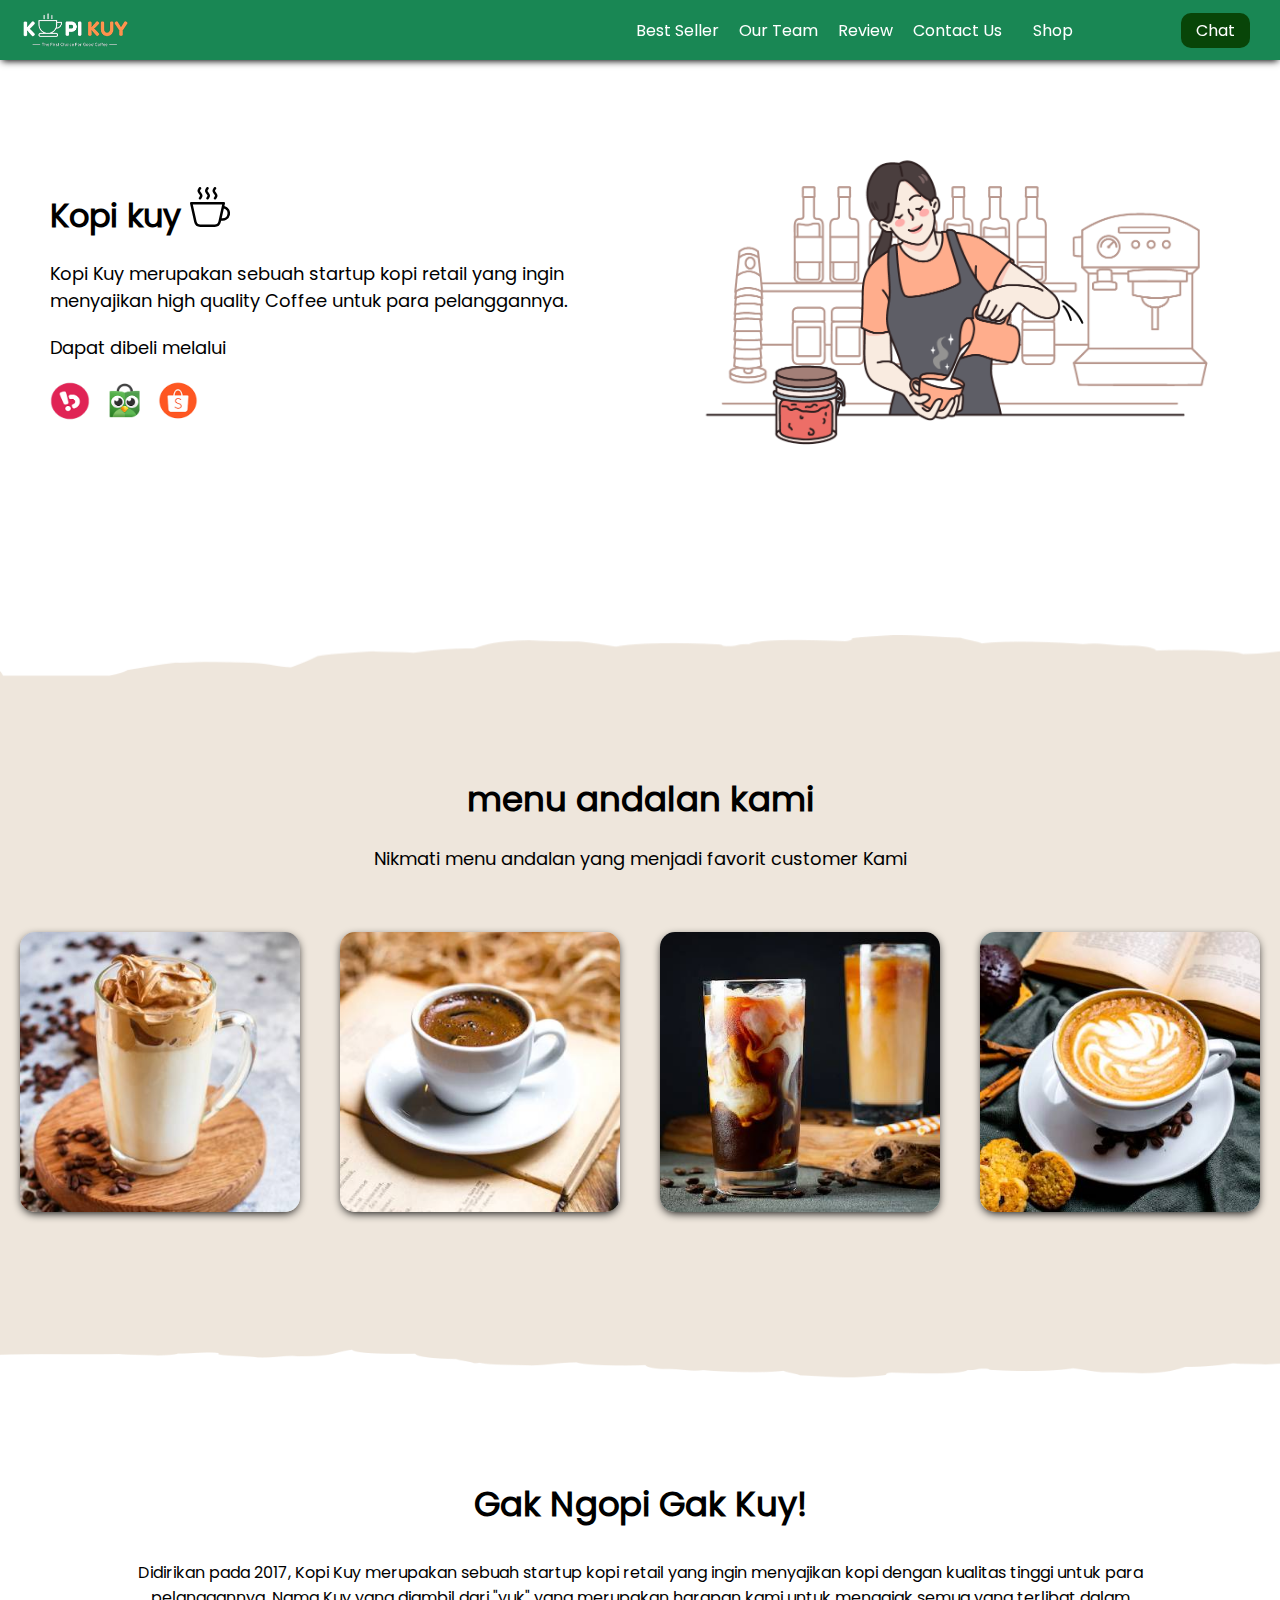
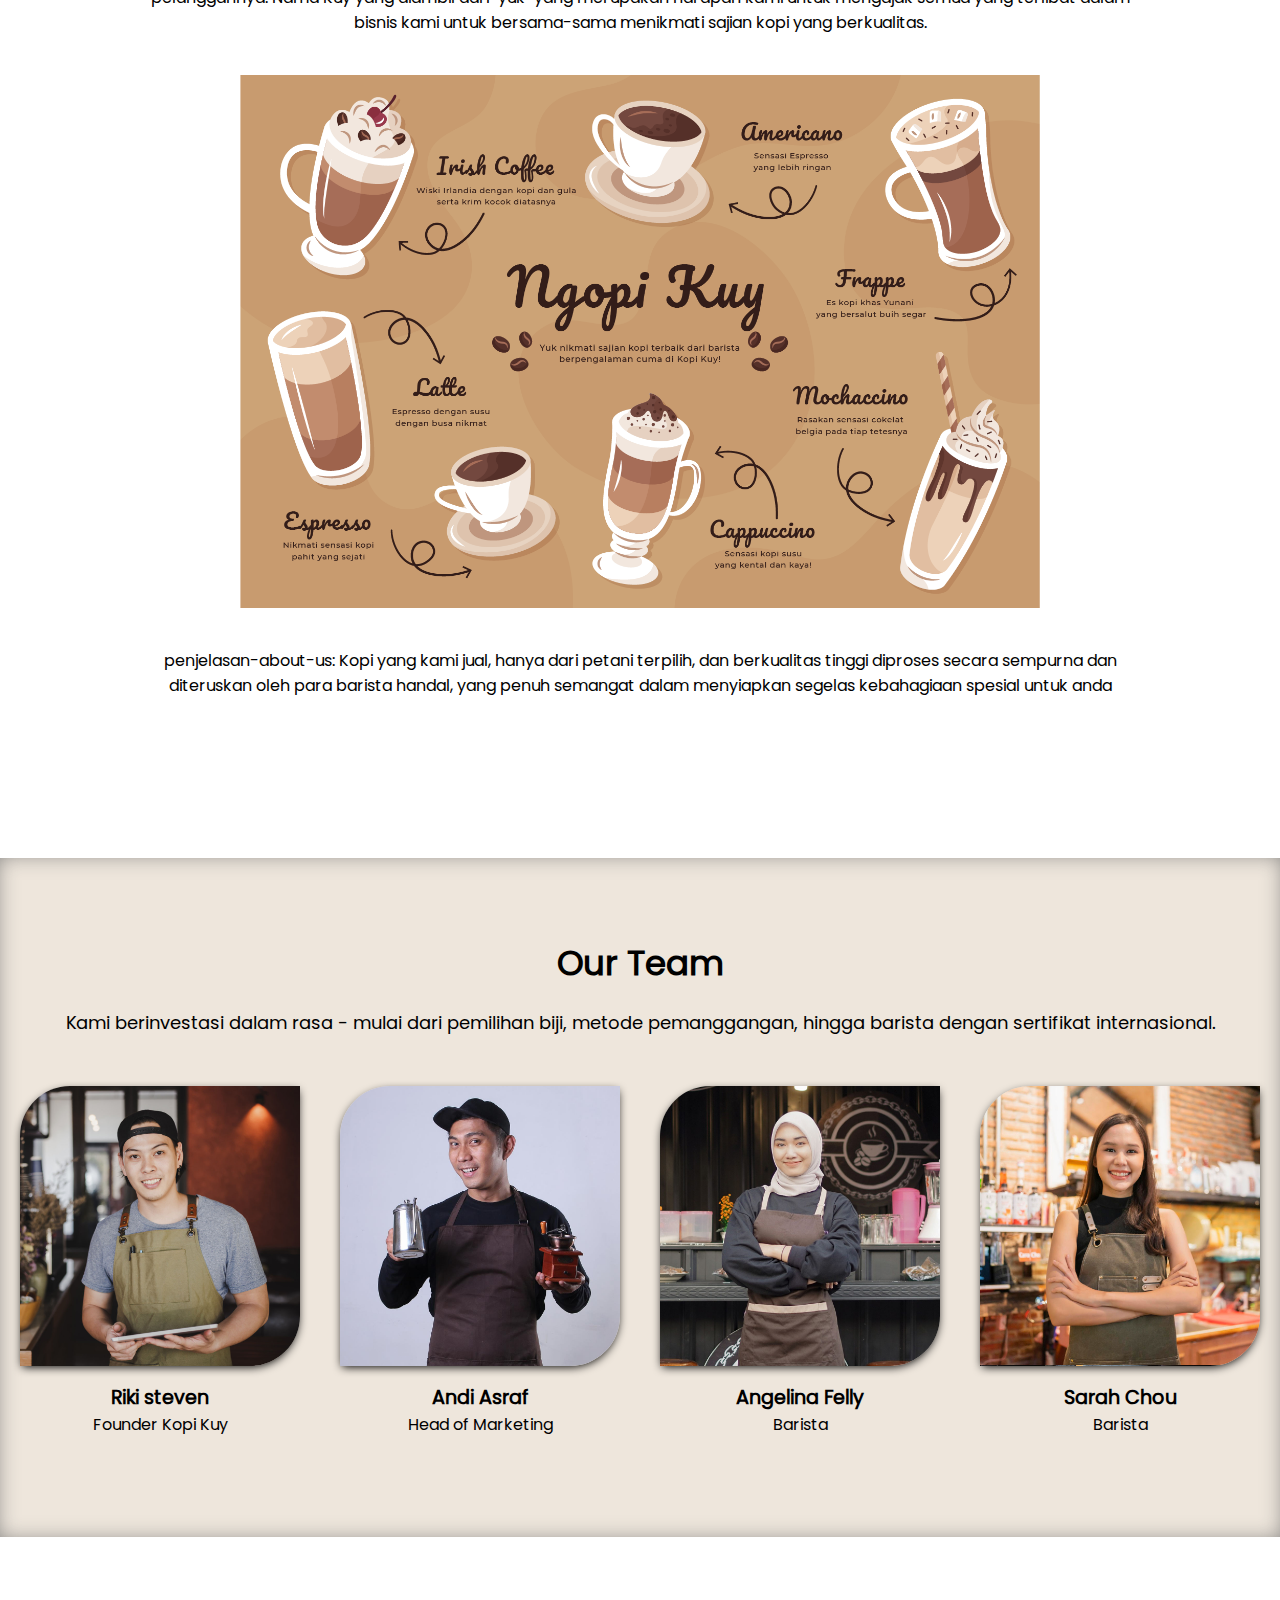
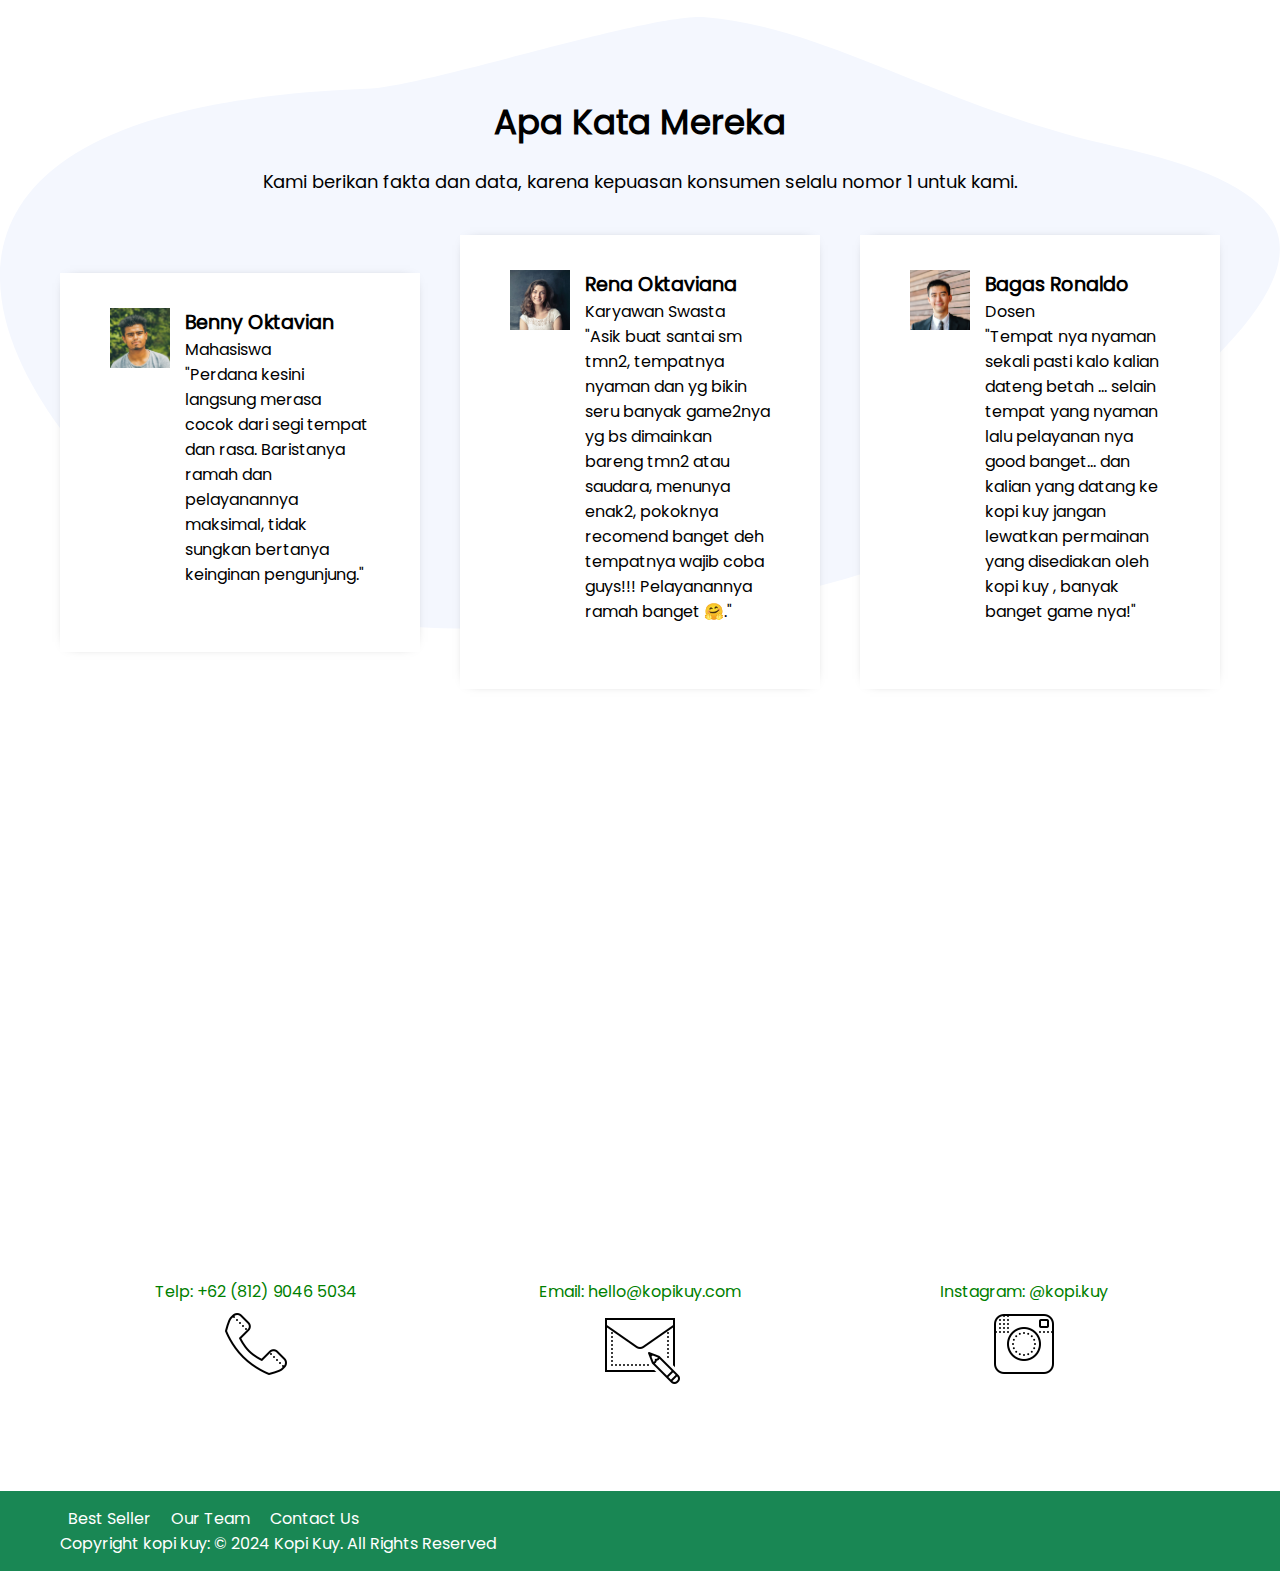
<file: index.html>
<!DOCTYPE html>
<html lang="id">

    <head>
        <meta charset="UTF-8">
        <meta http-equiv="X-UA-Compatible" content="IE=edge">
        <meta name="viewport" content="width=device-width, initial-scale=1.0">
        <link rel="shortcut icon" href="images/favicon.ico" type="image/x-icon">
        <title>Website Kopi Kuy</title>
        <link rel="stylesheet" href="css/style.css">
    </head>

    <body>
        <nav>
            <img class="logo" src="images/logo/logo_kuy.png">
            <div class="navigasi">
                <a href="#best-seller">Best Seller</a>
                <a href="#our-team">Our Team</a>
                <a href="#review">Review</a>
                <a href="#contact-us">Contact Us</a>
            </div>
            <a class="shop" href="produk.html">Shop</a>
            <a class="chat"
                href="https://wa.me/628123456?text=Saya ingin bertanya"
                target="_blank">Chat</a>
        </nav>

        <!--Tulis kode header mulai di baris 28-->

        <header>
            <div class="kiri">
                <h1>
                    Kopi kuy
                    <img src="images/icon/icon_kopi.svg" alt>
                </h1>
                <p>
                    Kopi Kuy merupakan sebuah startup kopi retail yang ingin
                    menyajikan
                    high quality Coffee untuk para pelanggannya.
                </p>
                <p>
                    Dapat dibeli melalui
                </p>
                <div class="olshop">
                    <img src="images/logo/logo_bukalapak.png" alt>
                    <img src="images/logo/logo_tokopedia.png" alt>
                    <img src="images/logo/logo_shopee.png" alt>
                </div>

            </div>
            <div class="kanan">
                <img src="images/header/header1.png" alt>
            </div>
        </header>

        <main>
            <section class="best-seller" id="best-seller">
                <h2>
                    menu andalan kami
                </h2>
                <p>
                    Nikmati menu andalan yang menjadi favorit customer Kami
                </p>
                <div class="produk">
                    <img src="images/produk/product_capuchino.jpg" alt>
                </div>
                <div class="produk">
                    <img src="images/produk/product_espresso.jpg" alt>
                </div>
                <div class="produk">
                    <img src="images/produk/product_kopi_susu.jpg" alt>
                </div>
                <div class="produk">
                    <img src="images/produk/product_latte.jpg" alt>
                </div>
            </section>
            <section class="about-us" id="about-us">
                <h2>Gak Ngopi Gak Kuy!</h2>
                <p> Didirikan pada 2017, Kopi Kuy merupakan sebuah startup kopi
                    retail
                    yang ingin menyajikan kopi dengan kualitas tinggi untuk para
                    pelanggannya.
                    Nama Kuy yang diambil dari "yuk" yang merupakan harapan kami
                    untuk mengajak semua
                    yang terlibat dalam bisnis kami untuk bersama-sama menikmati
                    sajian kopi yang berkualitas.</p>
                <img src="images/about-us/aset_kopi_jumbo.png" alt>
                <p>
                    penjelasan-about-us:
                    Kopi yang kami jual, hanya dari petani terpilih, dan
                    berkualitas tinggi diproses
                    secara sempurna dan diteruskan oleh para barista handal,
                    yang penuh semangat
                    dalam menyiapkan segelas kebahagiaan spesial untuk anda
                </p>
            </section>
            <section class="our-team" id="our-team">
                <h2>Our Team</h2>
                <p>Kami berinvestasi dalam rasa - mulai dari pemilihan biji,
                    metode pemanggangan,
                    hingga barista dengan sertifikat internasional.</p>
                <div class="team">
                    <img src="images/team/team1.jpg" alt>
                    <h3>Riki steven</h3>
                    <p>Founder Kopi Kuy</p>
                </div>
                <div class="team">
                    <img src="images/team/team2.jpg" alt>
                    <h3>Andi Asraf</h3>
                    <p>Head of Marketing</p>
                </div>
                <div class="team">
                    <img src="images/team/team3.jpg" alt>
                    <h3>Angelina Felly</h3>
                    <p>Barista</p>
                </div>
                <div class="team">
                    <img src="images/team/team4.jpg" alt>
                    <h3>Sarah Chou</h3>
                    <p>Barista</p>
                </div>
            </section>

            <section class="review" id="review">
                <h2>Apa Kata Mereka</h2>
                <p>Kami berikan fakta dan data, karena kepuasan konsumen selalu
                    nomor 1 untuk kami.
                </p>
                <div class="testimoni">
                    <img src="images/customer/customer1.jpg" alt>
                    <div class="profile">
                        <h3>Benny Oktavian</h3>
                        <p>Mahasiswa</p>
                        <p> "Perdana kesini langsung merasa cocok dari segi
                            tempat dan
                            rasa.
                            Baristanya ramah dan pelayanannya maksimal, tidak
                            sungkan
                            bertanya keinginan pengunjung."
                        </p>
                    </div>
                </div>
                <div class="testimoni">
                    <img src="images/customer/customer2.jpg" alt>
                    <div class="profile">
                        <h3>Rena Oktaviana</h3>
                        <p>Karyawan Swasta</p>
                        <p> "Asik buat santai sm tmn2, tempatnya nyaman dan yg
                            bikin seru banyak game2nya
                            yg bs dimainkan bareng tmn2 atau saudara, menunya
                            enak2, pokoknya recomend
                            banget deh tempatnya wajib coba guys!!! Pelayanannya
                            ramah banget 🤗."
                        </p>
                    </div>
                </div>
                <div class="testimoni">
                    <img src="images/customer/customer3.jpg" alt>
                    <div class="profile">
                        <h3>Bagas Ronaldo</h3>
                        <p>Dosen</p>
                        <p> "Tempat nya nyaman sekali pasti kalo kalian dateng
                            betah ...
                            selain tempat yang nyaman lalu pelayanan nya good
                            banget...
                            dan kalian yang datang ke kopi kuy jangan lewatkan
                            permainan yang disediakan
                            oleh kopi kuy , banyak banget game nya!"
                        </p>
                    </div>
                </div>
            </section>

            <section class="contact-us" id="contact-us">
                <iframe
                    src="https://www.google.com/maps/embed?pb=!1m14!1m8!1m3!1d7932.741866032694!2d106.668581!3d-6.214715!3m2!1i1024!2i768!4f13.1!3m3!1m2!1s0x2e69f9912c7f297b%3A0xe5a3a671dae861ab!2sKopi%20kuy!5e0!3m2!1sid!2sid!4v1680617229460!5m2!1sid!2sid"
                    allowfullscreen loading="lazy"
                    referrerpolicy="no-referrer-when-downgrade"></iframe>
                <div class="kontak">
                    <p>Telp: +62 (812) 9046 5034</p>
                    <img src="images/icon/icon_phone.png" alt>
                </div>
                <div class="kontak">
                    <p>Email: hello@kopikuy.com</p>
                    <img src="images/icon/icon_mail.png" alt>
                </div>
                <div class="kontak">
                    <p>Instagram: @kopi.kuy </p>
                    <img src="images/icon/icon_instagram.png" alt>
                </div>
            </section>
            <footer>
                <div class="navigasi">
                    <a href="#best-seller"> Best Seller </a>
                    <a href="#our-team"> Our Team </a>
                    <a href="#contact-us"> Contact Us </a>
                    <p>Copyright kopi kuy: © 2024 Kopi Kuy. All Rights
                        Reserved</p>
                </div>
            </footer>
</file>
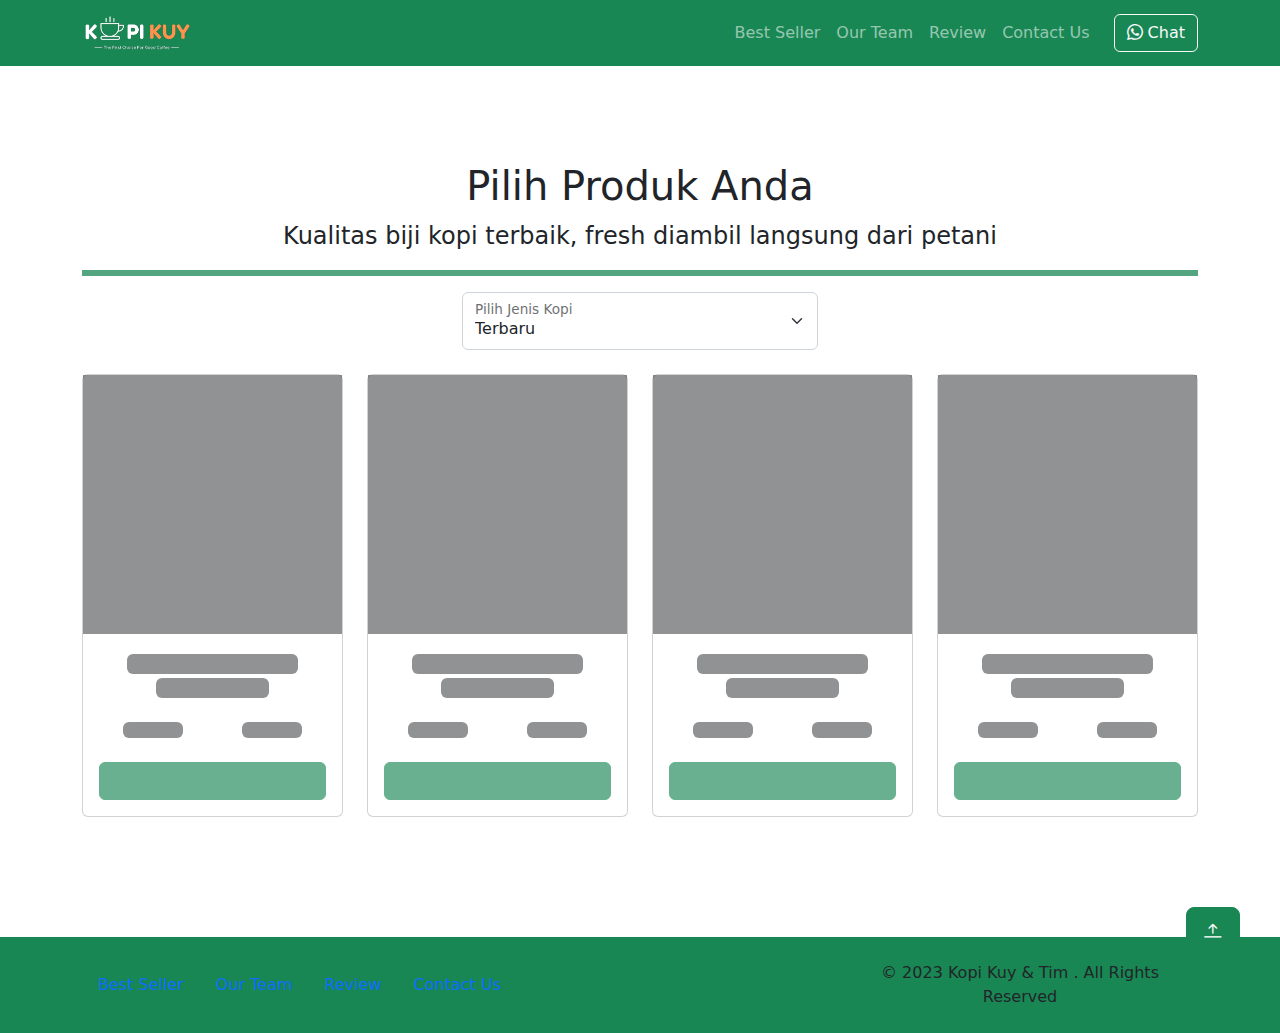
<file: produk.html>
<!DOCTYPE html>
<html lang="id">

<head>
    <meta charset="UTF-8">
    <meta http-equiv="X-UA-Compatible" content="IE=edge">
    <meta name="viewport" content="width=device-width, initial-scale=1.0">
    <link rel="shortcut icon" href="images/favicon/favicon.ico" type="image/x-icon">
    <title>Produk</title>
    <link rel="shortcut icon" href="images/favicon.ico" type="image/x-icon">
    <link rel="stylesheet" href="vendor/bootstrap/bootstrap.min.css">
   
    <link rel="stylesheet" href="vendor/bootstrap/bootstrap-icons.css">
    <script src="vendor/bootstrap/bootstrap.bundle.min.js"></script>
    <script src="js/jquery-3.6.3.min.js"></script>
    <style>
        /* tulis kode CSS internal di bawah sini */
        *{
            scroll-behavior: smooth;
        }
    .blok.container{
        background-color: #400eb4;
    }

        #produk_not_found {
            display: flex;
            align-items: center;
            flex-direction: column;
            justify-content: center;
            height: 330px;
            border: 1px solid #d1d1d1;
            border-radius: 10px;
            margin: 10px 0;
            padding: 30px;
            font-size: 1.2rem;
            font-weight: 400;
        }
        
        #back-top {
            top: -30px;
            right: 40px;
        }

        @media (max-width:600px) {
            #back-top {
                width: fit-content;
                top: -50px;
                left: 50%;
                transform: translate(-50%, 50%);
            }
        }

        /* Batas Akhir penulisan kode CSS internal */
    </style>
</head>

<body>
    <!-- Tulis Kode Bootstrap Di Bawah Sini -->

    <nav class="navbar sticky-top navbar-dark bg-success navbar-expand-lg bisadicopy">
        <div class="container">
            <a class="navbar-brand" href="index.html">
                <img src="images/logo/logo_kuy.png" height="40" alt="image">
            </a>
            <button class="navbar-toggler" type="button" data-bs-toggle="collapse" data-bs-target="#navbarNav11"
                aria-controls="navbarNav11" aria-expanded="false" aria-label="Toggle navigation">
                <span class="navbar-toggler-icon"></span>
            </button>
            <div class="collapse navbar-collapse" id="navbarNav11">
                <ul class="navbar-nav ms-auto">
                    <li class="nav-item">
                        <a class="nav-link" href="index.html#best-seller">Best Seller</a>
                    </li>
                    <li class="nav-item">
                        <a class="nav-link" href="index.html#our-team">Our Team</a>
                    </li>
                    <li class="nav-item">
                        <a class="nav-link" href="index.html#review">Review</a>
                    </li>
                    <li class="nav-item">
                        <a class="nav-link" href="index.html#contact-us">Contact Us</a>
                    </li>
                </ul>
                <a target="_blank" class="btn btn-outline-light ms-md-3"
                    href="https://wa.me/6281291551234?text=halo kopi kuy saya mau pesan"><i class="bi bi-whatsapp"></i>
                    Chat</a>
            </div>
        </div>
    </nav>

    <section class="riki-block produk text-center my-5 py-5">
        <div class="container">
            <h1>Pilih Produk Anda</h1>
            <p class="fs-4">Kualitas biji kopi terbaik, fresh diambil langsung dari petani</p>
            <hr class="border border-success border-3 opacity-75">

            <!-- Ini Untuk Select -->
            <div class="row gap-2 gap-md-0">
                <div class="col-md-4">
                    
                </div>
                <div class="col-md-4">
                    <div class="form-floating">
                        <select class="form-select" id="select_kopi">
                            <option selected value="semua">Semua</option>
                            <option selected value="terbaru">Terbaru</option>
                            <option value="arabica">Arabica</option>
                            <option value="robusta">Robusta</option>
                            <option value="nonkopi">Non Kopi</option>
                        </select>
                        <label for="select_kopi">Pilih Jenis Kopi</label>
                    </div>
                </div>
                <div class="col-md-4">
                    
                </div>
            </div>

            <div id="produk_not_found" class="mt-4">
                <svg class="w-25" xmlns="http://www.w3.org/2000/svg" data-name="Layer 1" width="982.48732" height="763.01413" viewBox="0 0 982.48732 763.01413" xmlns:xlink="http://www.w3.org/1999/xlink"><circle cx="559.4329" cy="333.06116" r="40.02979" fill="#e6e6e6"/><path d="M766.295,452.99465l-41.832-41.832a44.307,44.307,0,0,0-14.42627-61.92578,44.45758,44.45758,0,0,0-58.91358,12.23779,44.30652,44.30652,0,0,0,60.03321,62.99512l41.832,41.832A9.40939,9.40939,0,0,0,766.295,452.99465ZM709.59431,409.6011a31.68421,31.68421,0,1,1,9.27978-22.40381A31.58568,31.58568,0,0,1,709.59431,409.6011Z" transform="translate(-108.75634 -68.49293)" fill="#3f3d56"/><path d="M1069.529,514.69884C1176.50914,633.00725,866.39184,803.50707,615.8095,803.50707S191.86334,671.39983,162.09,514.69884C89.89987,134.75174,777.16735-106.74054,615.8095,225.89055,380.61181,710.73882,985.27984,421.5284,1069.529,514.69884Z" transform="translate(-108.75634 -68.49293)" fill="#e6e6e6"/><path d="M1021.529,542.69884C1128.50914,661.00725,818.39184,831.50707,567.8095,831.50707S143.86334,699.39983,114.09,542.69884C41.89987,162.75174,729.16735-78.74054,567.8095,253.89055,332.61181,738.73882,937.27984,449.5284,1021.529,542.69884Z" transform="translate(-108.75634 -68.49293)" fill="#3f3d56"/><path d="M258.35026,265.31823c-75.06741-3.30525-133.27133-19.49788-132.50668-36.86436.45844-10.41178,21.70324-18.7842,58.28677-22.96955a1,1,0,1,1,.22727,1.987c-34.46168,3.943-56.11733,12.01678-56.516,21.07051-.69148,15.70451,59.11433,31.63093,130.59659,34.77832s132.4564-7.461,133.14787-23.16554c.40032-9.09178-20.59681-19.06558-54.79775-26.0284a1.00008,1.00008,0,1,1,.3991-1.95993c36.3011,7.39058,56.85694,17.624,56.39672,28.0763C392.81953,257.60908,333.41767,268.62348,258.35026,265.31823Z" transform="translate(-108.75634 -68.49293)" fill="#198754"/><path d="M191.67927,268.22672a76.98277,76.98277,0,0,0,133.03578,5.52178A1211.97551,1211.97551,0,0,1,191.67927,268.22672Z" transform="translate(-108.75634 -68.49293)" fill="#198754"/><path d="M333.019,252.71347a76.997,76.997,0,1,0-147.74945-5.70562A572.23325,572.23325,0,0,0,333.019,252.71347Z" transform="translate(-108.75634 -68.49293)" fill="#198754"/><circle cx="168.83353" cy="123.60073" r="9" fill="#fff"/><circle cx="122.51347" cy="152.59128" r="15" fill="#fff"/><circle cx="348.90479" cy="142.89813" r="9.99975" fill="#198754"/><circle cx="122.90479" cy="452.89813" r="6.00007" fill="#e6e6e6"/><circle cx="542.90479" cy="658.89813" r="6.00007" fill="#e6e6e6"/><circle cx="151.90479" cy="339.89813" r="3.00007" fill="#e6e6e6"/><circle cx="399.90479" cy="563.89813" r="3.00007" fill="#e6e6e6"/><circle cx="850.90479" cy="534.89813" r="3.00007" fill="#e6e6e6"/><circle cx="709.90479" cy="623.89813" r="3.00007" fill="#e6e6e6"/><circle cx="562.90479" cy="515.89813" r="3.00007" fill="#e6e6e6"/><circle cx="372.90479" cy="219.89813" r="3.00007" fill="#e6e6e6"/><circle cx="396.90479" cy="71.89813" r="3.00007" fill="#e6e6e6"/><circle cx="382.90479" cy="694.89813" r="3.00007" fill="#e6e6e6"/><circle cx="234.90479" cy="631.89813" r="3.00007" fill="#e6e6e6"/><circle cx="703.90479" cy="523.89813" r="3.00007" fill="#e6e6e6"/><circle cx="148.3737" cy="224.7987" r="9" fill="#fff"/><path d="M460.6612,431.39114c0,26.88035-41.55939,89.516-53.70465,107.24669a3.99188,3.99188,0,0,1-6.5907,0c-12.14526-17.73066-53.70465-80.36634-53.70465-107.24669a57,57,0,1,1,114,0Z" transform="translate(-108.75634 -68.49293)" fill="#fff"/><circle cx="294.90486" cy="358.8982" r="29" fill="#198754"/><ellipse cx="294.40486" cy="496.3982" rx="33.5" ry="6.5" fill="#fff"/><path d="M925.60957,386.41245a10.52681,10.52681,0,0,0-.64106,1.52851l-47.783,13.27682-8.61085-8.42662L854.1589,404.12429,867.953,420.52338a8,8,0,0,0,9.35283,2.169l51.61632-22.78484a10.49709,10.49709,0,1,0-3.31256-13.49509Z" transform="translate(-108.75634 -68.49293)" fill="#ffb8b8"/><path d="M875.50191,401.996l-17.9352,13.95958a4.5,4.5,0,0,1-6.68163-1.33719L839.73843,394.891a12.49741,12.49741,0,0,1,19.76923-15.29426l16.33819,15.59379a4.5,4.5,0,0,1-.34394,6.80543Z" transform="translate(-108.75634 -68.49293)" fill="#198754"/><path d="M930.19158,379.80967l18.18807,8.1829a3.14913,3.14913,0,0,1,1.57976,4.16384l-2.15339,4.78633a1.05293,1.05293,0,0,1,.52659,1.38795l-.86136,1.91453a1.05292,1.05292,0,0,1-1.388.52659l-.86136,1.91453a1.05292,1.05292,0,0,1,.52659,1.388l-.86136,1.91453a1.0529,1.0529,0,0,1-1.38794.52659L931.8709,432.36162a3.14914,3.14914,0,0,1-4.16384,1.57977l-18.18807-8.1829a3.14915,3.14915,0,0,1-1.57977-4.16384l18.08852-40.20522A3.14913,3.14913,0,0,1,930.19158,379.80967Z" transform="translate(-108.75634 -68.49293)" fill="#3f3d56"/><path d="M912.82137,423.21181l14.59056,6.57106a3.03424,3.03424,0,0,0,3.99937-1.51155l6.73892-14.98951,2.34078-5.196,6.09875-13.562a3.026,3.026,0,0,0-1.51149-3.98886l-4.58726-2.06786L930.47694,383.964a3.02112,3.02112,0,0,0-3.98861,1.522L920.589,398.59669l-6.7179,14.92653-2.56118,5.69979A3.022,3.022,0,0,0,912.82137,423.21181Z" transform="translate(-108.75634 -68.49293)" fill="#f2f2f2"/><polygon points="773.577 540.443 785.837 540.442 791.67 493.154 773.575 493.155 773.577 540.443" fill="#ffb8b8"/><path d="M879.2066,604.93325l24.1438-.001h.001a15.38605,15.38605,0,0,1,15.38648,15.38623v.5l-39.53052.00146Z" transform="translate(-108.75634 -68.49293)" fill="#2f2e41"/><polygon points="805.577 537.443 817.837 537.442 823.67 490.154 805.575 490.155 805.577 537.443" fill="#ffb8b8"/><path d="M911.2066,601.93325l24.1438-.001h.001a15.38605,15.38605,0,0,1,15.38648,15.38623v.5l-39.53052.00146Z" transform="translate(-108.75634 -68.49293)" fill="#2f2e41"/><path d="M827.34138,497.97109a39.41035,39.41035,0,0,0,36.8999,26.81006l.62012.01c6.32959.18,13.75976-1.86,21.0498-4.79,14.3999-5.79,28.23-15.06,31.8999-17.61l-6.21972,59.79-2.52,24.24a4.51415,4.51415,0,0,0,4.48,4.97h15.52978a4.50547,4.50547,0,0,0,4.35987-3.36l25.64013-97.65a19.032,19.032,0,0,0-19.71-23.83l-53.25976,3.65,3.71972-14.88-47.54-3.16-.13965.1c-1.14013.83-2.25,1.7-3.31005,2.61a40.27149,40.27149,0,0,0-6.99024,7.66A38.48741,38.48741,0,0,0,827.34138,497.97109Z" transform="translate(-108.75634 -68.49293)" fill="#2f2e41"/><path d="M827.34138,497.97109a39.41035,39.41035,0,0,0,36.8999,26.81006,196.14623,196.14623,0,0,0,22.56982-13.39l-.8999,8.61-7.83984,75.42a4.51415,4.51415,0,0,0,4.48,4.97h15.52978a4.50547,4.50547,0,0,0,4.35987-3.36l9.15039-34.85,16.48974-62.8a19.032,19.032,0,0,0-19.71-23.83l-53.25976,3.65,3.71972-14.88-26.98-1.79A38.48741,38.48741,0,0,0,827.34138,497.97109Z" transform="translate(-108.75634 -68.49293)" fill="#2f2e41"/><path d="M838.7735,458.32082l-.35766-.043-8.29517-40.78515c-.071-.354-6.85229-35.5332,13.93677-53.92432l.36182-2.51709a4.50032,4.50032,0,0,1,5.78711-3.65771l19.58471,6.0747a4.49086,4.49086,0,0,1,3.019,5.4419l-1.90381,7.2417c2.63989,3.1001,33.7146,40.51221,22.89038,69.33545L888.9488,464.439Z" transform="translate(-108.75634 -68.49293)" fill="#198754"/><path d="M920.09389,426.48986a10.52591,10.52591,0,0,0-1.32908.99037l-47.89739-12.858-3.13136-11.634-18.17538,2.43095,3.54192,21.13437a8,8,0,0,0,6.95146,6.62248l56.032,6.619a10.4971,10.4971,0,1,0,4.00785-13.30516Z" transform="translate(-108.75634 -68.49293)" fill="#ffb8b8"/><path d="M869.022,414.43646,846.48068,417.34a4.5,4.5,0,0,1-5.07405-4.54822l.42987-22.65461a12.49741,12.49741,0,0,1,24.79917-3.12052l6.14215,21.73423a4.5,4.5,0,0,1-3.75583,5.68559Z" transform="translate(-108.75634 -68.49293)" fill="#198754"/><circle cx="753.92061" cy="258.80372" r="24.56103" fill="#ffb8b8"/><path d="M861.3848,329.34791l-3.075-5.59966c-5.82461,23.73215,4.46383,43.37315,4.46383,43.37315l-39.93243-18.601.38033-6.59991-3.95134,4.484-5.67747-3.12872-.74992-4.28064-4.28563,1.06158,15.64354-28.38736c15.18238-27.01314,37.25508-16.69982,37.25508-16.69982,35.11544-1.66934,30.82681,32.97543,30.82681,32.97543Z" transform="translate(-108.75634 -68.49293)" fill="#2f2e41"/><ellipse cx="556.1612" cy="472.39114" rx="12.17949" ry="47.5" transform="translate(-275.75171 306.36236) rotate(-32.66242)" fill="#3f3d56"/></svg>
                <h6 class="fs-5 mt-3">Produk tidak ditemukan</h6>
                <p class="fs-6">Produk yang anda cari tidak ditemukan, silahkan cari produk lainnya</p>
            </div>

            <div id="baris_produk" class="row row-cols-1 row-cols-sm-2 row-cols-md-3 row-cols-lg-4 text-center mt-4">
            </div>
        </div>
    </section>

    <footer class="riki-block footer-small py-4 bg-success position-relative">
       <div class="blok">
         <div class="container">
            <div class="row align-items-center">
                <div class="col-12 col-md-8">
                    <ul class="nav justify-content-center justify-content-md-start">
                        <li class="nav-item">
                            <a class="nav-link" href="index.html#best-seller">Best Seller</a>
                        </li>
                        <li class="nav-item">
                            <a class="nav-link" href="index.html#our-team">Our Team</a>
                        </li>
                        <li class="nav-item">
                            <a class="nav-link" href="index.html#review">Review</a>
                        </li>
                        <li class="nav-item">
                            <a class="nav-link" href="index.html#contact-us">Contact Us</a>
                        </li>
                    </ul>
                </div>

                <div class="col-12 col-md-4 mt-4 mt-md-0 text-center text-md-right">
                    <button id="back-top" type="button" class="btn btn-lg btn-success position-absolute"><i class="bi bi-arrow-bar-up"></i></button>
                    &copy; 2023 Kopi Kuy &amp; Tim . All Rights Reserved
                </div>
            </div>
        </div>
    </div>
    </footer>


    <script>
        /* Tulis Javascript Di bawah Sini */

        var sumber = "https://rikikurnia.com/prakerja/api/kopi"
        var sumber2 = "data.json"
        var selectedData = [];

        var $produkNotFound = $("#produk_not_found");
        var $backTop = $("#back-top");

        $produkNotFound.hide();

        $backTop.click(function () {
            $("html, body").scrollTop(0);
        });

        function showLoadingFetchData() {
            [1,2,3,4].forEach(item => {
                baris_produk.innerHTML += `
                        <div class="col mb-4">
                            <div class="card p-0" aria-hidden="true">
                                <span class="placeholder" style="height: 259px;"></span>
                                <div class="card-body">
                                    <h5 class="card-title placeholder-glow">
                                        <span class="placeholder col-9 rounded"></span>
                                        <span class="placeholder col-6 rounded"></span>
                                    </h5>
                                    <p class="card-text placeholder-glow d-flex gap-2 justify-content-between my-4 mx-4">
                                        <span class="placeholder col-4 rounded"></span>
                                        <span class="placeholder col-4 rounded"></span>
                                    </p>
                                    <a class="btn btn-success disabled placeholder w-100"></a>
                                </div>
                            </div>
                        </div>
                    `;
            });
        }

        function fetchData(dipilih) {
            showLoadingFetchData();
            if (dipilih === "semua") {
                $.when(
                    $.getJSON(sumber),
                    $.getJSON(sumber2)
                ).then(function (dataSumber, dataSumber2) {
                    selectedData = [...dataSumber2[0].terbaru, ...dataSumber[0].robusta, ...dataSumber2[0].nonkopi, ...dataSumber[0].arabica];
                    displayData(selectedData);
                });
            } else if (dipilih === "terbaru") {
                $.getJSON(sumber2).then(function (data) {
                    selectedData = data.terbaru;
                    displayData(selectedData);
                });
            } 
            else if (dipilih === "nonkopi") {
                $.getJSON(sumber2).then(function (data) {
                    selectedData = data.nonkopi;
                    displayData(selectedData);
                });
            } else {
                $.getJSON(sumber).then(function (data) {
                    selectedData = data[dipilih];
                    displayData(selectedData);
                });
            } 
        }

        function displayData(data_kopi) {
            baris_produk.innerHTML = "";

            if (data_kopi.length === 0) {
                $produkNotFound.show();
            } else {
                $produkNotFound.hide();
                data_kopi.forEach(item => {
                    baris_produk.innerHTML += 
                    `<div class="col mb-4">
                            <div class="card">
                                <img src="${item.foto}" class="h-100 card-img-top" alt="...">
                                <div class="card-body">
                                    <h5 class="card-title">${item.nama}</h5>
                                    <div class="row hargasize my-4">
                                        <div class="col">
                                            ${item.size}
                                        </div>
                                        <div class="col fw-bold text-primary">
                                            Rp. ${item.harga}
                                        </div>
                                    </div>
                                    <a href="${item.link}" class="btn btn-success w-100"><i class="bi bi-cart4"></i> Beli</a>
                                </div>
                            </div>
                        </div>`;
                });
            }
          
        }

        $(document).ready(function () {
            fetchData("semua");

            $("#select_kopi").change(function () {
                var dipilih = $(this).val();
                fetchData(dipilih);
            });

            $("#filter_harga").change(function () {
                var dipilih = $(this).val();
                var keyword = $("#cari-produk").val().toLowerCase();
                
                if (dipilih === "paling_mahal") {
                    selectedData.sort((a, b) => b.harga - a.harga);
                } else if (dipilih === "paling_murah") {
                    selectedData.sort((a, b) => a.harga - b.harga);
                }

                if (keyword !== "") {
                    var filteredData = selectedData.filter(item => item.nama.toLowerCase().includes(keyword));
                    displayData(filteredData);
                } else {
                    // If no search keyword, display the sorted selectedData
                    displayData(selectedData);
                }
            });

            $("#cari-produk").on("input", function () {
                var keyword = $(this).val().toLowerCase();
                var filteredData = selectedData.filter(item => item.nama.toLowerCase().includes(keyword));
                displayData(filteredData);
            });
        });


        /* Batas Akhir penulisan kode Javascript */
    </script>
</body>

</html>
</file>
<file: css/style.css>
/* Kode * di bawah ini untuk mereset tampilan setiap web browser supaya seragam */

* {
   box-sizing: border-box;
   margin: 0;
   padding: 0;
}

html {
   /* scroll-behavior: smooth agar scroll ketika klik pada navigasi menjadi halus */
   scroll-behavior: smooth;
}

/* 
Kode di bawah ini untuk mengatur nav sampai footer agar memiliki tampilan flexibel
selengkapnya akan di bahas di hari ke 3
*/

nav,
header,
section,
footer {
   /* 
      display: flex memiliki pengaturan yang dapat mengatur agar elemen
      di dalamnya memiliki ukuran yang fleksibel
      digunakan saat ada elemen yang isinya lebih dari satu kolom
   */
   display: flex;
   /* 
      align-items: center mengatur elemen di dalamnya rata tengah vertikal
   */
   align-items: center;

   /* 
      justify-content: center mengatur elemen di dalamnya rata tengah horizontal
   */
   justify-content: center;

   /* 
      flex-wrap: wrap mengatur agar jika lebar elemen berlebih, maka elemen
      akan otomatis diletakan di baris baru (tidak dipaksakan di satu baris)
   */
   flex-wrap: wrap;
}



/* 
Kode @font-face untuk menginstall font ke dalam Website 
src adalah untuk lokasi fontnya, font dapat di cari di website https://fonts.google.com/
dengan memberi nama family, maka kita mendaftarkan font tersebut ke dalam website
*/

@font-face {
   src: url(../fonts/poppins.woff2);
   font-family: 'Poppins';
}

body {
   /* 
   mendaftarkan semua teks pada body menjadi family Poppins 
   kenapa pada body? karena elemen body membungkus semua elemen dari nav section sampai footer
   */
   font-family: 'Poppins';
}

/*
Misalnya ada font dari google yang bernama Irish Grover yang berada di:
https://fonts.gstatic.com/s/irishgrover/v23/buExpoi6YtLz2QW7LA4flVgv__RP.woff2

maka bisa coba copy kode berikut untuk menginstall font tadi:

@font-face {
  font-family: 'Irish Grover';
  font-style: normal;
  font-weight: 400;
  src: url(https://fonts.gstatic.com/s/irishgrover/v23/buExpoi6YtLz2QW7LA4flVgv__RP.woff2) format('woff2');
}

Jika kode di atas sudah di copy
Nanti pada element yang ingin menggunakan font Irish Grover Tadi, tinggal diganti font-familynya
misal mau mengganti h1 dan h2 maka kodenya sebagai berikut:

h1,h2 {
   font-family: 'Irish Grover';
}

*/


a {
   /* menghilangkan garis bawah pada link */
   text-decoration: none;

   /* 
   color: adalah untuk mengganti warna tulisan.
   color:unset digunakan pada a untuk menghilangkan warna bawaan pada link (biasanya warna biru) 
   */
   color: unset;
}

h2 {
   /* mengatur ukuran huruf ke 34 pixel */
   font-size: 34px;
}

h3 {
   /* mengatur ukuran huruf ke 1.2rem */
   font-size: 1.2rem;
}

h1,
h2,
h3 {
   /* mengatur tebal huruf bisa bold, normal*/
   font-weight: bold;
}

img {
   /* 
      kode max-width artinya lebar maksimal
      mengatur agar semua elemen img memiliki lebar maksimal 100% agar
      besar gambar tidak melebihi layar ataupun elemen pembungkus
   */
   max-width: 100%;
}

/* Navigasi */

nav {
   /* 
   background-color mengatur warna latar belakang 
   untuk pengguna hp, pergantian warna tidak bisa seperti vs code
   hanya dapat menggunakan warna bahasa inggris seperti: red, green, brown, purple dsb
   untuk pengguna vscode silahkan arahkan mouse ke kotak warna di bawah
   untuk mengganti warna sesuai keinginan
   */
   background-color: #198754;

   /* box-shadow membuat efek bayangan */
   box-shadow: 0 3px 7px -2px #000;

   /* width mengatur lebar elemen. 100% agar lebarnya full dari kiri sampai kanan layar */
   width: 100%;

   /* 
   padding digunakan untuk memberi jarak ke dalam. 
   efeknya bila digunakan pada elemen yang memiliki warna latar akan membuat elemen tersebut 'gemuk'
   padding-top artinya jarak ke atas, nilai padding dapat berupa
   padding-top, padding-bottom, padding-left, padding-right
   */
   padding-top: 10px;
   padding-bottom: 10px;

   /* 
   position mengatur posisi elemen, position:fixed supaya elemen nav akan ikut menempel di atas layar
   saat kita scroll ke bawah. Jika ingin navigasi gak nempel, bisa menggunakan position:static;
   */
   position: fixed;

   /* Nilai z-index semakin besar, maka elemen akan semakin di depan */
   z-index: 500;
}

img.logo {
   /* height mengatur tinggi elemen */
   height: 40px;
   /* penjelasan margin mirip dengan padding, fungsinya untuk memberi jarak pada elemen */
   margin-left: 20px;
}

div.navigasi {
   margin-left: auto;
   margin-right: 15px;
}

nav a {
   color: #fff;
   padding-left: 8px;
   padding-right: 8px;
}

a.shop {
   margin-right: 100px;
}

a.chat {
   margin-right: 30px;
   background-color: rgb(8, 69, 8);
   color: #fff;
   padding-top: 5px;
   padding-right: 15px;
   padding-bottom: 5px;
   padding-left: 15px;
   border-radius: 10px;
}


/* 
   PERHATIKAN bahwa dalam mengatur elemen, nama elemen langsung ditulis
   sedangkan untuk mengatur class, dibutuhkan tanda titik (.) terlebih dulu
   img {} berarti seluruh elemen dengan tag img (<img src="....">), 
   sedangkan .img artinya hanya elemen dengan class img (<img class="img" src="...">) 
*/


/* HEADER */


header,
section {
   /*
    padding mengatur jarak ke dalam
    pada padding dan margin ditambahkan top / right / bottom / top 
    untuk mengatur jarak masing-masing 
   */
   padding-top: 80px;
   padding-bottom: 80px;

   /* margin mengatur jarak ke luar */
   margin-bottom: 80px;
}

/* penulisan CSS dapat digabung dengan beberapa elemen */
header div.kiri,
header div.kanan {
   /* width mengatur lebar elemen. 50% artinya setengah ukuran elemen pembungkus */
   width: 50%;
   padding: 50px;
}

header h1 {
   margin-bottom: 20px;
}

header p {
   /* font-size digunakan untuk mengatur ukuran huruf */
   font-size: 18px;
   margin-bottom: 20px;
}

div.olshop img {
   width: 40px;
   /* aspect-ratio:1 agar tinggi menyesuaikan width */
   aspect-ratio: 1;
   margin-right: 10px;
}

/* Best Seller */

section.best-seller {
   position: relative;

   /* background-color mengatur warna latar belakang elemen */
   background-color: #EEE6DC;

   /* text-align mengatur rata tulisan, bisa bernilai: left, right, center, justify */
   text-align: center;
}

/* 
terkait position, after, dan before memerlukan pemahaman mendalam
terkait layout pada CSS untuk dapat memahami secara penuh 
*/

section.best-seller::before,
section.best-seller::after {
   position: absolute;
   content: "";
   width: 100%;
   height: 76px;

   /* background-image untuk menambahkan gambar sebagai background */
   background-image: url(../images/background/garis-atas.png);

   /*background-size agar gambar latar menyesuaikan tinggi / lebar elemen */
   background-size: cover;

   top: -60px;
   left: 0;
}

section.best-seller::after {
   height: 60px;
   background-image: url(../images/background/garis-bawah.png);
   top: unset;
   bottom: -60px;
}

section.best-seller h2 {
   margin-bottom: 20px;
   width: 100%;
}

/* 
Penulisan section.best-seller > p berarti mengatur elemen p yang langsung
di bungkus oleh elemen <section class="best-seller">
aturan ini tidak berlaku untuk elemen <p> yang ada di dalam <div class="produk">
*/

section.best-seller>p {
   font-size: 18px;
   margin-bottom: 40px;
   width: 100%;
}

div.produk {
   /* 
      Penulisan padding dan margin seperti padding:20px ini penulisan singkat 
      yang berarti top, right, bottom, left nilainya sama, yaitu 20px 
   */
   padding: 20px;
   width: 25%;
}

div.produk img {
   /* transition membuat animasi transisi dari perubahan style, 0.3s berarti 0.3 detik */
   transition: all 0.3s ease;

   /* border-radius  Membuat sudut membulat */
   border-radius: 15px;

   /* box-shadow membuat efek bayangan */
   box-shadow: 0 3px 10px -2px #000;
}

/*

kode div.produk img:hover akan dijalankan saat mouse ada di atas elemen <img> yang ada
di dalam <div class="produk"> 
karena ada efek transition pada div.produk img 
maka akan menghasilkan efek animasi yang smooth

*/
div.produk img:hover {

   /* membuat transformasi, bisa berupa scale(1.05), rotate(180deg), translateY(-50px), dsb */
   transform: scale(0.9);
   border-radius: 50%;
}

div.produk p {
   margin-top: 15px;
   font-weight: bold;
}



/* About US */

section.about-us {
   /* max-width: 80%; mengatur lebar maksimal elemen tidak boleh melebihi 80% layar */
   max-width: 80%;

   /* margin-left dan margin-right auto akan membuat posisi elemen berada di tengah */
   margin-left: auto;
   margin-right: auto;
   text-align: center;
}

section.about-us h2 {
   margin-bottom: 30px;
   width: 100%;
}

section.about-us img {
   /* 
      Penulisan width: 800px dan max-width: 100% mengatur agar
      elemen memiliki lebar 800px namun tidak boleh melebihi 100% ukuran layar
   */
   width: 800px;
   max-width: 100%;
   margin: auto;
}

/*
section.about-us p:nth-child(2) berarti mengatur elemen ke 2 dengan jenis <p>
yang ada di dalam <section class="about-us">
*/

section.about-us p:nth-child(2) {
   margin-bottom: 40px;
}

section.about-us p:nth-child(4) {
   margin-top: 40px;
}


/* OUR TEAM */

section.our-team {
   background-color: #EEE6DC;
   box-shadow: inset 0px 0px 23px -6px #707070;
   text-align: center;
}

section.our-team h2 {
   margin-bottom: 20px;
   width: 100%;
}

section.our-team>p {
   margin-bottom: 30px;
   font-size: 18px;
   width: 800px;
   max-width: 90%;
   margin-left: auto;
   margin-right: auto;
   width: 100%;
}

div.team {
   width: 25%;
   padding: 20px;
}

div.team img {
   width: 100%;
   aspect-ratio: 1/1;
   object-fit: cover;
   box-shadow: 0 3px 10px -2px #000;
   border-radius: 50px 0px 50px 0px;
   margin-bottom: 10px;
}


/* REVIEW */

section.review {
   background-image: url(../images/background/bg-review.svg);
   /* 
      background-size: contain;
      membuat gambar latar belakang tidak terpotong
   */
   background-size: contain;

   /* 
      background-repeat: no-repeat;
      membuat gambar latar belakang tidak diulang (duplikat)
   */
   background-repeat: no-repeat;
   padding-left: 40px;
   padding-right: 40px;
   justify-content: space-around;
   /* align-items: stretch; membuat tinggi elemen di dalam .review .baris seragam */
   text-align: center;
}

section.review h2 {
   margin-bottom: 20px;
   width: 100%;
}

section.review>p {
   margin-bottom: 40px;
   font-size: 18px;
   width: 100%;
}

div.testimoni {
   width: 30%;
   display: flex;
   flex-wrap: wrap;
   padding: 35px 50px;
   box-shadow: 0px 0px 12px -10px #000;
   background-color: #fff;
}

div.testimoni img {
   width: 60px;
   height: 60px;
   margin-right: 15px;
   object-fit: cover;
}

div.profile {
   text-align: left;
   display: block;
   margin-bottom: 30px;
   width: calc(100% - 75px);
}

div.profile p {
   width: 100%;
   text-align: left;
}

div.testimoni>p {
   width: 100%;
   text-align: left;
}

*[data-from="tmp"]>* {
   position: relative;
}

*[data-from="tmp"]>*:nth-child(1):before {
   position: absolute;
   color: red;
   bottom: 40px;
   content: "prakerja";
   font-size: 13px;
   z-index: 10;
   text-decoration: line-through;
}

/* CONTACT US */
section.contact-us {
   margin-bottom: 20px;
}

section.contact-us iframe {
   width: 100%;
   height: 300px;
   border: 0;
}

div.kontak {
   width: 30%;
   /* color mengatur warna tulisan */
   color: green;
   text-align: center;
   margin-top: 50px;
}


/* FOOTER */

footer {
   background-color: #198754;
   padding-top: 15px;
   padding-bottom: 15px;
   color: #fff;
   padding-right: 40px;
   padding-left: 40px;
}

footer div.navigasi {
   margin-left: 20px;
   margin-right: auto;
}

footer div.navigasi a {
   padding: 8px;
}



/* UNTUK kode RESPONSIF hari ke 3 tulis DI BAWAH sini */
@media (max-width:600px) {

   div.navigasi {
      display: none;
   }

   a.shop {
      margin-right: 20px;
      margin-left: auto;
   }

   header div.kiri,
   header div.kanan {
      width: 100%;
      padding: 30px;
      text-align: center;
   }
   div.produk,
   div.kontak,
   div.team {
      width: 50%;
   }
   div.testimoni {
      width: 100%;
      padding: 42px 16px;
      margin-bottom: 29px;
   }
   }

/* Kode CSS Selesai di sini */
</file>
